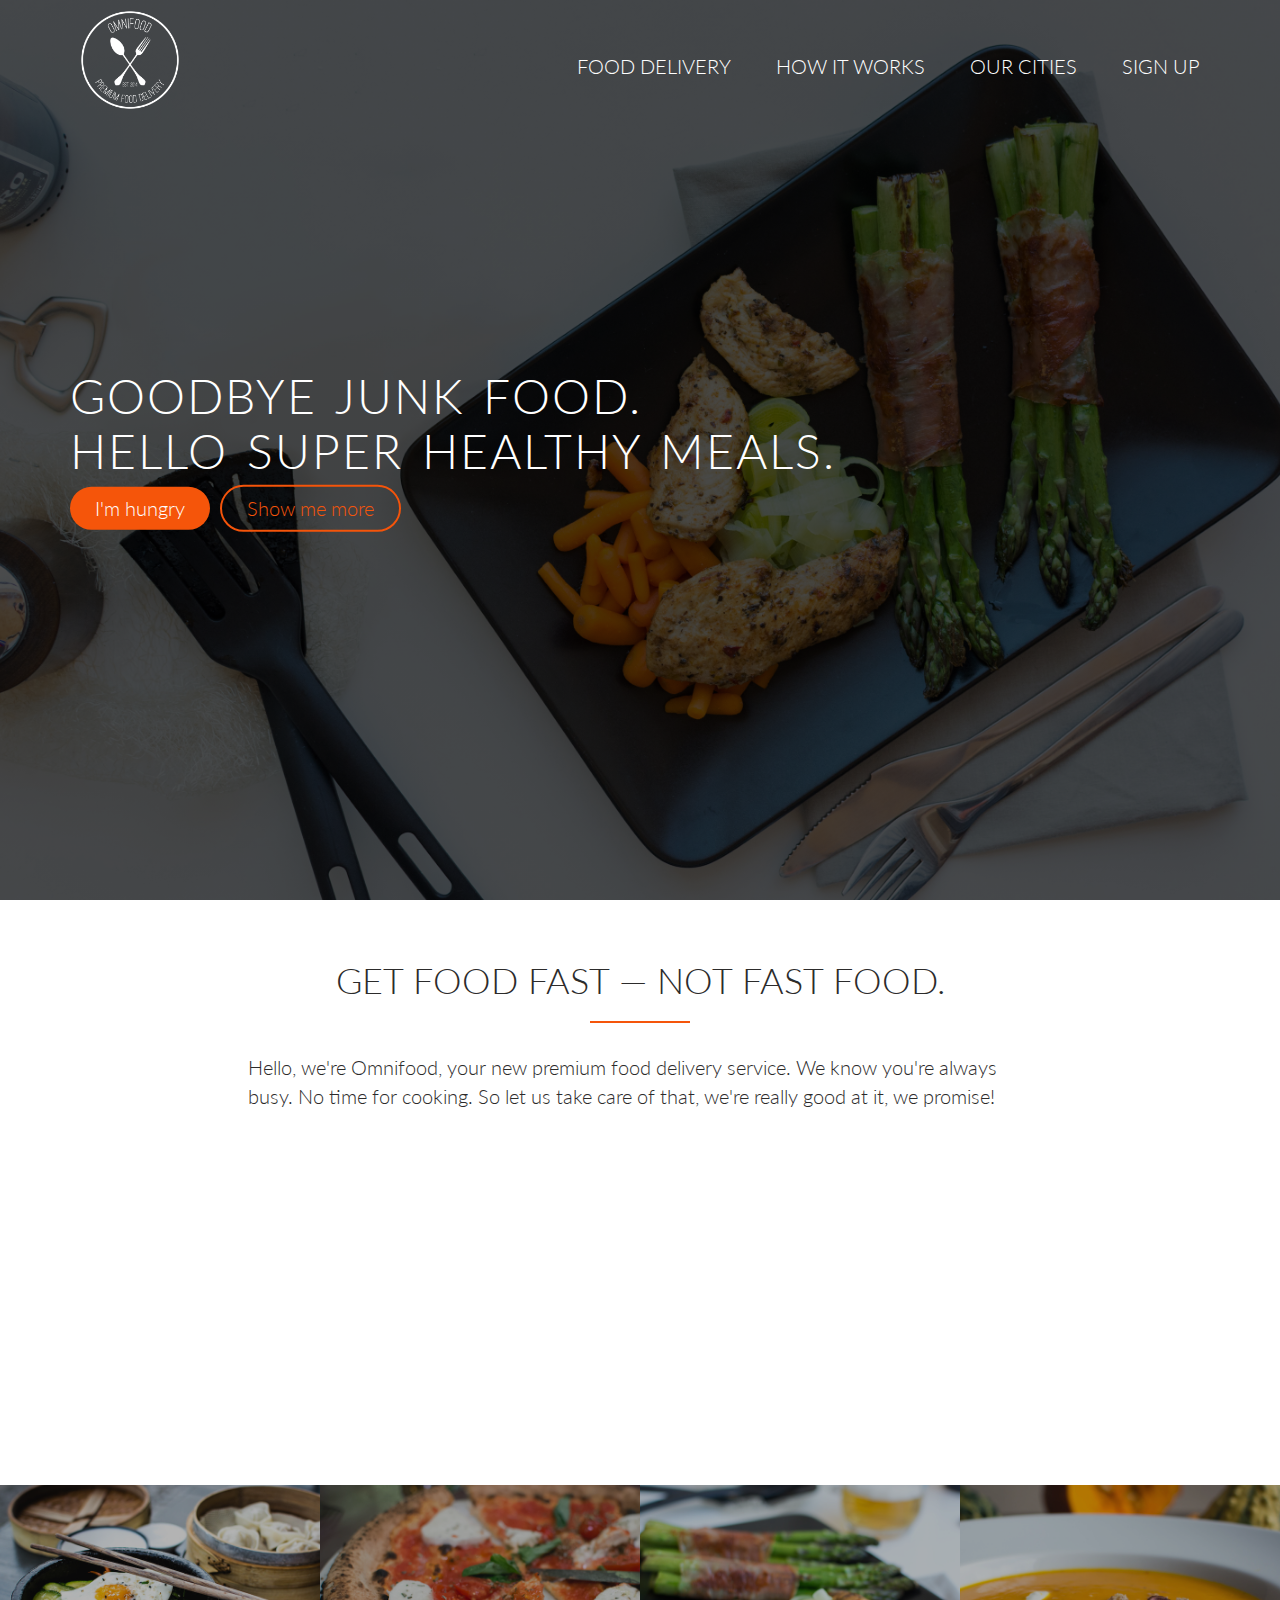
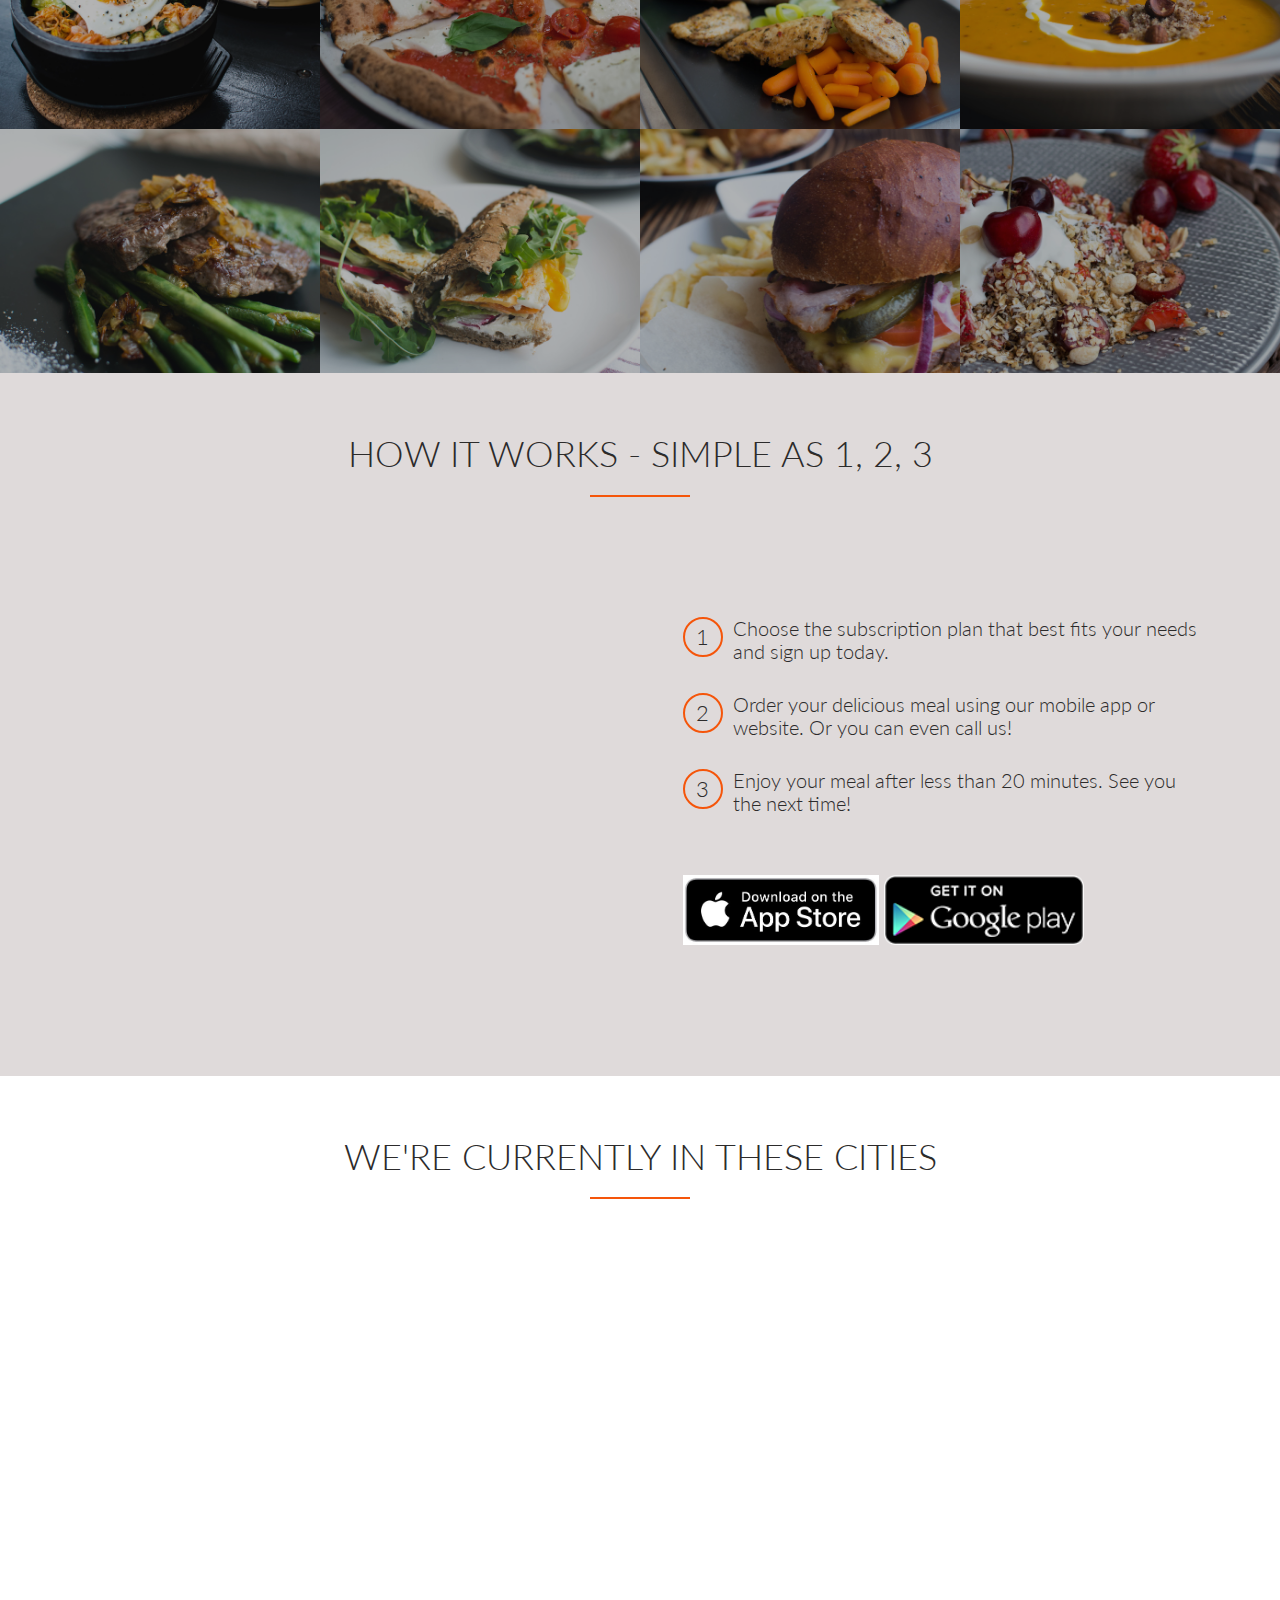
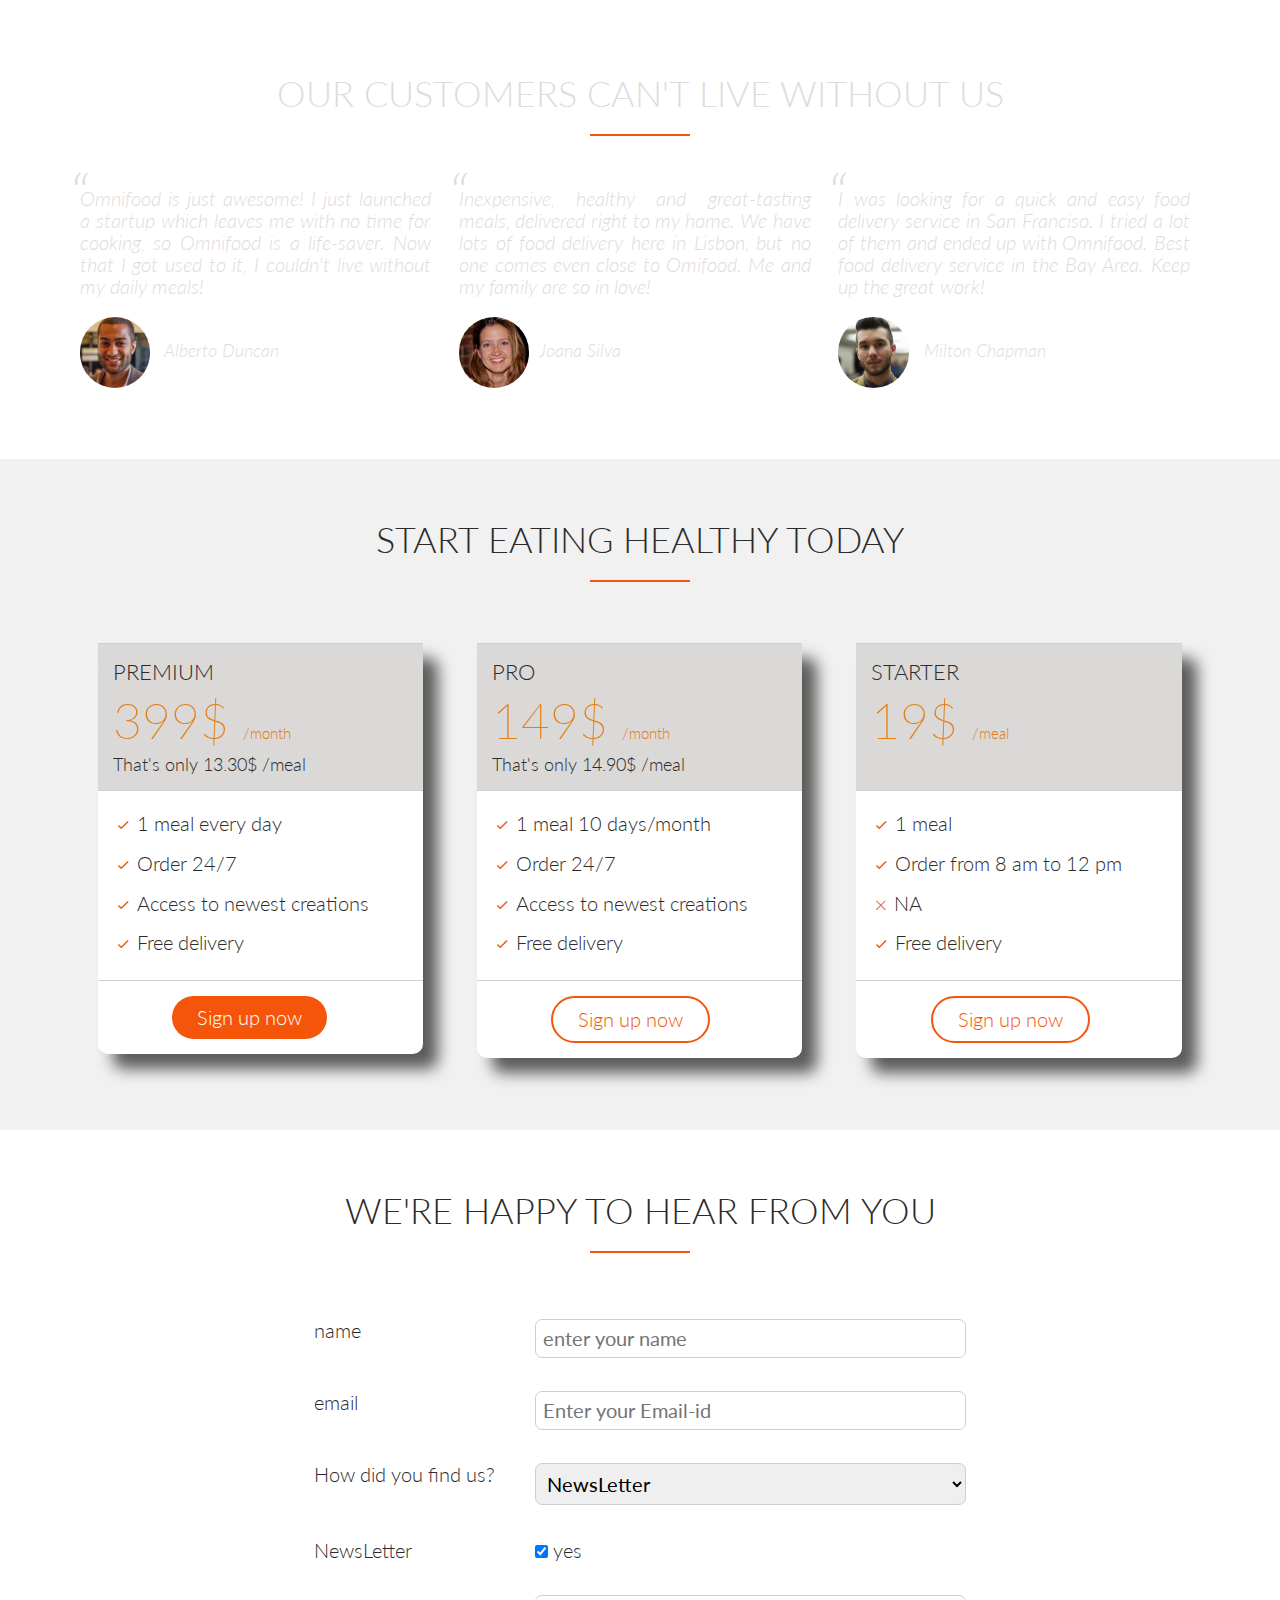
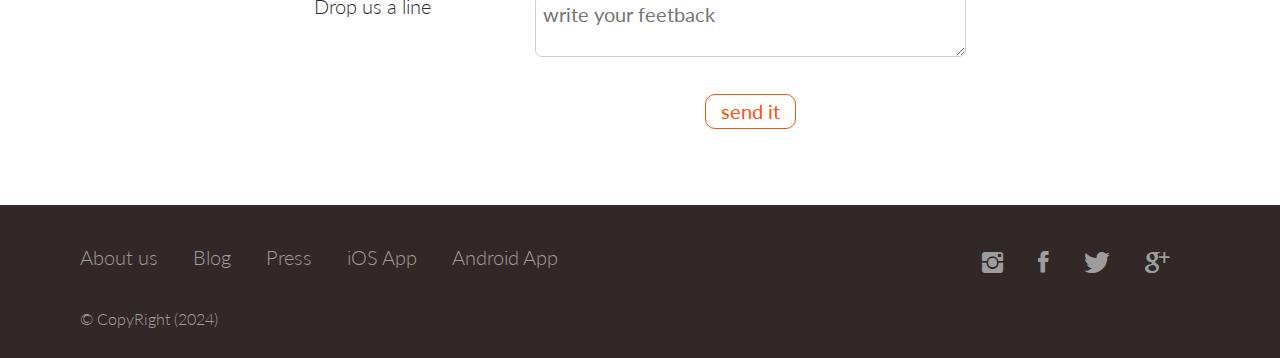
<file: index.html>
<!DOCTYPE html>
<html lang="en">
<head>
    <meta charset="UTF-8">
    <meta name="viewport" content="width=device-width, initial-scale=1.0">
    <title>OmniFood</title>
    <link rel="stylesheet" href="vendors/css/normalize.css">
    <link rel="stylesheet" href="vendors/css/Grid.css">
    <link rel="preconnect" href="https://fonts.googleapis.com">
    <link rel="preconnect" href="https://fonts.gstatic.com" crossorigin>
    <link href="https://fonts.googleapis.com/css2?family=Lato:ital,wght@0,100;0,300;0,400;1,300&display=swap" rel="stylesheet">
    <link rel="stylesheet" href="vendors/css/ionicons.min.css">
    <link
    rel="stylesheet"
    href="https://cdnjs.cloudflare.com/ajax/libs/animate.css/4.1.1/animate.min.css"/>
    <link rel="stylesheet" href="resource/css/style.css">
<body>
      
    <!-- <div class="row"> <h1>OmniFood</h1></div> -->
    <header>
      <nav>
        <div class="row">
        <img src="resource/img/logo-white.png" class="logo-white" alt="Omni Food Logo">
        <img src="resource/img/logo.png" alt="Omni Food Logo" class="logo-black">
        <ul class="main-nav">
            <li><a href="#features">Food delivery</a></li>
            <li><a href="#works">How it works</a></li>
            <li><a href="#city">Our cities</a></li>
            <li><a href="#planes">Sign up</a></li>
           
        </ul>
        </div>
      </nav>
        <div class="main-text">
            <h1 style="color: white;">Goodbye junk food. <br>Hello super healthy meals.</h1>
            <a href="#" class="btn btn-full js--scroll-to-plans" >I'm hungry</a>
            <a href="#" class="btn btn-border js--scroll-to-features" >Show me more</a>
            
        </div>
    
    </header>
    <section class="section-features js--section-features" id="features">
      <div class="row">
      <h2>Get food fast — not fast food.</h2>
      <p class="feature-text">Hello, we're Omnifood, your new premium food delivery service. We know you're always busy. No time for cooking. So let us take care of that, we're really good at it, we promise!</p>
      </div>
      <div class="row js--wp-1">
       
      <div class="col span-1-of-4 box">
        <i class="ion-ios-loop-strong icon"></i>
        <h3>Up to 365 days/year</h3>
        <p>Never cook again! We really mean that. Our subscription plans include up to 365 days/year coverage. You can also choose to order more flexibly if that's your style.</p>
        </div>  
      <div class="col span-1-of-4 box">
        <i class="ion-android-alarm-clock icon"></i>
       <h3>Ready in 20 minutes</h3>
       <p>You're only twenty minutes away from your delicious and super healthy meals delivered right to your home. We work with the best chefs in each town to ensure that you're 100% happy.</p>
       </div>  
      <div class="col span-1-of-4 box">
        <i class="ion-leaf icon"></i>
        <h3>100% organic</h3>
        <p>All our vegetables are fresh, organic and local. Animals are raised without added hormones or antibiotics. Good for your health, the environment, and it also tastes better!</p>
        </div>  
     
       <div class="col span-1-of-4 box">
        <i class="ion-android-cart icon"></i>
        <h3>Order anything</h3>
        <p>We don't limit your creativity, which means you can order whatever you feel like. You can also choose from our menu containing over 100 delicious meals. It's up to you!</p>
        </div>  
       
       </div>
    </section>
    <section class="section-meals">
      <div class="meels-imag">
      <ul  class="clear-fix">
        <li>
          <figure class="meals-photo">
            <img src="resource/img/1.jpg" alt="Korean bibimbap with egg and vegetables">
          </figure>
        </li>
        <li>
          <figure class="meals-photo">
            <img src="resource/img/2.jpg" alt="Simple italian pizza with cherry tomatoes">
          </figure>
        </li>
        <li>
          <figure class="meals-photo">
            <img src="resource/img/3.jpg" alt="Chicken breast steak with vegetables">
          </figure>
        </li>
        <li>
          <figure class="meals-photo">
            <img src="resource/img/4.jpg" alt="Autumn pumpkin soup">
          </figure>
        </li>
      </ul>
      <div class="meels-imag">
        
        <ul class="clear-fix">
          <li>
            <figure class="meals-photo " >
              <img src="resource/img/5.jpg" alt="Paleo beef steak with vegetables">
            </figure>
          </li>
          <li>
            <figure class="meals-photo">
              <img src="resource/img/6.jpg" alt="Healthy baguette with egg and vegetables">
            </figure>
          </li>
          <li>
            <figure class="meals-photo">
              <img src="resource/img/7.jpg" alt="Burger with cheddar and bacon">
            </figure>
          </li>
          <li>
            <figure class="meals-photo">
              <img src="resource/img/8.jpg" alt="Granola with cherries and strawberries">
            </figure>
          </li>
        </ul>
    </div>
    </section>
    <section class="section-works" id="works">
     <div class="row">
      <h2>How it works - Simple as 1, 2, 3</h2>
     </div>
     <div class="row">
      <div class="col span-1-of-2 plan-box js--wp-2">
        <img src="resource/img/app-iPhone.png" alt="phone image" class="iphone" />
     </div>
       <div class="col span-1-of-2 plan-box">
        <div class="step-box">
            <div>1</div>
            <p>Choose the subscription plan that best fits your needs and sign up today.</p>
        </div>
        <div class="step-box">
            <div>2</div>
            <p>Order your delicious meal using our mobile app or website. Or you can even call us!</p>
        </div>
        <div class="step-box">
            <div>3</div>
            <p>Enjoy your meal after less than 20 minutes. See you the next time!</p>
        </div>
        <img src="resource/img/app-store-img.jpg" alt="App Store" class="app-image" />
        <img src="resource/img/download-app-android.png" alt="Play Store" class="app-image" />
    </div>
     </div>
    </section>
    <section class="city" id="city">
     <div class="row">
      <h2>We're currently in these cities</h2>
     </div>
     <div class="row js--wp-3">
      <div class="col span-1-of-4 box ">
        <img src="resource/img/lisbon-3.jpg" alt="lisbon">
        <div class="city-fet">
          <i class="ion-android-happy icon-small"></i>
          1600+ happy eaters
        </div>
        <div class="city-fet">
          <i class="ion-fork icon-small"></i>
          60+ top chefs
        </div>
        <div class="city-fet">
          <i class="ion-social-twitter icon-small"></i>
         <a href=" @omnifood_lx" target="_blank">@omnifood_lx</a>
        </div>
      </div>
      <div class="col span-1-of-4 box">
        <img src="resource/img/san-francisco.jpg" alt="san-francisco">
        <div class="city-fet">
          <i class="ion-android-happy icon-small"></i>
          3700+ happy eaters
        </div>
        <div class="city-fet">
          <i class="ion-fork icon-small "></i>
          160+ top chefs
        </div>
        <div class="city-fet">
          <i class="ion-social-twitter icon-small"></i>
         <a href=" @omnifood_sf " target="_blank">@omnifood_sf</a>
        </div>
      </div>
      <div class="col span-1-of-4 box">
        <img src="resource/img/berlin.jpg" alt="berlin">
        <div class="city-fet">
          <i class="ion-android-happy icon-small"></i>
          2300+ happy eaters
        </div>
        <div class="city-fet">
          <i class="ion-fork icon-small "></i>
          110+ top chefs
        </div>
        <div class="city-fet">
          <i class="ion-social-twitter icon-small"></i>
         <a href="@omnifood_berlin " target="_blank">@omnifood_berlin</a>
        </div>
      </div>
      <div class="col span-1-of-4 box">
        <img src="resource/img/london.jpg" alt="london">
        <div class="city-fet">
          <i class="ion-android-happy icon-small"></i>
          1200+ happy eaters
        </div>
        <div class="city-fet">
          <i class="ion-fork icon-small "></i>
          50+ top chefs
        </div>
        <div class="city-fet">
          <i class="ion-social-twitter icon-small"></i>
         <a href="@omnifood_london" target="_blank">@omnifood_london</a>
        </div>
      </div>
     </div>
    </section>
    <section class="review">
      <h2>Our customers can't live without us</h2>
      <div class="row">
       <div class="col span-1-of-3">
        <blockquote>
          Omnifood is just awesome! I just launched a startup which leaves me with no time for cooking, so Omnifood is a life-saver. Now that I got used to it, I couldn't live without my daily meals!
          <cite><img src="resource/img/customer-1.jpg" alt="Happy Customer 1"> Alberto Duncan</cite>
        </blockquote>
       </div>
       <div class="col span-1-of-3">
        <blockquote >
          Inexpensive, healthy and great-tasting meals, delivered right to my home. We have lots of food delivery here in Lisbon, but no one comes even close to Omifood. Me and my family are so in love!
         <cite><img src="resource/img/customer-2.jpg" alt="Happy Customer 2">Joana Silva</cite>
        </blockquote>
       </div>
       <div class="col span-1-of-3">
        <blockquote>
          I was looking for a quick and easy food delivery service in San Franciso. I tried a lot of them and ended up with Omnifood. Best food delivery service in the Bay Area. Keep up the great work!
          <cite><img src="resource/img/customer-3.jpg" alt="Happy Customer 3"> Milton Chapman</cite>
        </blockquote>
       </div>
      </div>
    </section>
    <section class="section-plans js--section-plans" id="planes">
      <div class="row"> 
          <h2>Start eating healthy today</h2>
      </div>
      <div class="row">
          <div class="col span-1-of-3 md js--wp-4">
              <div class="price-box">
                  <div>
                      <h3>Premium</h3>
                      <p class="meal-month">399$ <span>/month</span></p>
                      <p class="meal-daily">That's only 13.30$ /meal</p>
                  </div>
                  <div>
                      <ul class="plan-details">
                          <li><i class="ion-ios-checkmark-empty icon-small"></i>1 meal every day</li>
                          <li><i class="ion-ios-checkmark-empty icon-small"></i>Order 24/7</li>
                          <li><i class="ion-ios-checkmark-empty icon-small"></i>Access to newest creations</li>
                          <li><i class="ion-ios-checkmark-empty icon-small"></i>Free delivery</li>
                      </ul>
                  </div>
                  <div class="pbb">
                      <a href="#" class="btn btn-full">Sign up now</a>
                  </div>
              </div>
          </div>
          <div class="col span-1-of-3 md">
              <div class="price-box">
                  <div>
                      <h3>Pro</h3>
                      <p class="meal-month">149$ <span>/month</span></p>
                      <p class="meal-daily">That's only 14.90$ /meal</p>
                  </div>
                  <div>
                      <ul class="plan-details">
                          <li><i class="ion-ios-checkmark-empty icon-small"></i>1 meal 10 days/month</li>
                          <li><i class="ion-ios-checkmark-empty icon-small"></i>Order 24/7</li>
                          <li><i class="ion-ios-checkmark-empty icon-small"></i>Access to newest creations</li>
                          <li><i class="ion-ios-checkmark-empty icon-small"></i>Free delivery</li>
                      </ul>
                  </div>
                  <div class="pbb">
                      <a href="#" class="btn btn-borders">Sign up now</a>
                  </div>
              </div>
          </div>
          <div class="col span-1-of-3 md">
              <div class="price-box">
                  <div>
                      <h3>Starter</h3>
                      <p class="meal-month">19$ <span>/meal</span></p>
                      <p class="meal-daily"> &nbsp;</p>
                  </div>
                  <div>
                      <ul class="plan-details">
                          <li><i class="ion-ios-checkmark-empty icon-small"></i>1 meal</li>
                          <li><i class="ion-ios-checkmark-empty icon-small"></i>Order from 8 am to 12 pm</li>
                          <li><i class="ion-ios-close-empty icon-small"></i>NA</li>
                          <li><i class="ion-ios-checkmark-empty icon-small"></i>Free delivery</li>
                      </ul>
                  </div>
                  <div class="pbb">
                      <a href="#" class="btn btn-borders">Sign up now</a>
                  </div>
              </div>
          </div>
      </div>
  </section>
    <section class="forms">
      <div class="row">
        <h2>We're happy to hear from you</h2>
      </div>

        <div class="row">
        <form action="" method="post" class="contect-form">
          <div class="row">
            <div class="col span-1-of-3">
              <label for="">name</label>
            </div>
            <div class="col span-2-of-3">
            <input type="text" name="name" id="name" placeholder="enter your name" required>
            </div>
          </div>
          <div class="row">
            <div class="col span-1-of-3">
              <label for="">email</label>
            </div>
            <div class="col span-2-of-3">
            <input type="Email" name="Email" id="Email" placeholder="Enter your Email-id" required>
            </div>
          </div>
          <div class="row">
            <div class="col span-1-of-3">
              <label for="">How did you find us? </label>
            </div>
            <div class="col span-2-of-3">
            <select name="Find-us" id="Find-us">
              <option value="friend">Friends</option>
              <option value="NewsLetter" selected>NewsLetter</option>
              <option value="Search Engin">Search Engin</option>
              <option value="Others">Others</option>
            </select>
            </div>
          </div>
          <div class="row">
            <div class="col span-1-of-3">
              <label for="">NewsLetter</label>
            </div>
            <div class="col span-2-of-3">
            <input type="checkbox" name="News" id="News" checked> yes
            </div>
          </div>
          <div class="row">
            <div class="col span-1-of-3">
              <label for="">Drop us a line</label>
            </div>
            <div class="col span-2-of-3">
            <textarea name="feedback" id="feedback" placeholder="write your feetback"></textarea>
            </div>
          </div>
          <div class="row">
            <div class="col span-1-of-3">
            </div>
            <div class="col span-2-of-3 sb">
           <input type="submit" name="submit" id="submit" value="send it">
            </div>
          </div>
        </form>
      </div>
    </section>
    <footer>
      <div class="row">
      <div class="col span-1-of-2">
       <ul class="footer-nav">
        <li><a href="#">About us</a></li>
        <li><a href="#">Blog</a></li>
        <li><a href="#">Press</a></li>
        <li><a href="#">iOS App</a></li>
        <li><a href="#">Android App</a></li>
       </ul>

      </div>
      <div class="col span-1-of-2">
        <ul class="social-nav">
          <li><a href="#"><i class="ion-social-instagram"></i></a></li>
          <li><a href="#"><i class="ion-social-facebook"></i></a></li>
          <li><a href="#"><i class="ion-social-twitter"></i></a></li>
          <li><a href="#"><i class="ion-social-googleplus"></i></a></li>
        </ul>

      </div>
    </div>
    <div class="row">
      <p> &copy; CopyRight (2024)</p>
    </div>
    </footer>
    <script src="https://ajax.googleapis.com/ajax/libs/jquery/3.7.1/jquery.min.js"></script>
    <script src="vendors/js/jquery.waypoints.min.js"></script>
    <script src="resource/js/index.js"></script>
</body>
</html>
</file>
<file: vendors/css/Grid.css>
/*  SECTIONS  ============================================================================= */

.section {
	clear: both;
	padding: 0px;
	margin: 0px;
}

/*  GROUPING  ============================================================================= */

.row {
    zoom: 1; /* For IE 6/7 (trigger hasLayout) */
}

.row:before,
.row:after {
    content:"";
    display:table;
}
.row:after {
    clear:both;
}

/*  GRID COLUMN SETUP   ==================================================================== */

.col 
{
	display: block;
	float:left;
	margin: 1% 0 1% 1.6%;
}

.col:first-child { margin-left: 0; } /* all browsers except IE6 and lower */


/*  REMOVE MARGINS AS ALL GO FULL WIDTH AT 480 PIXELS */

@media only screen and (max-width: 480px) {
	.col { 
		/*margin: 1% 0 1% 0%;*/
        margin: 0;
	}
}


/*  GRID OF TWO   ============================================================================= */


.span-2-of-2 {
	width: 100%;
}

.span-1-of-2 {
	width: 49.2%;
}

/*  GO FULL WIDTH AT LESS THAN 480 PIXELS */

@media only screen and (max-width: 480px) {
	.span-2-of-2 {
		width: 100%; 
	}
	.span-1-of-2 {
		width: 100%; 
	}
}


/*  GRID OF THREE   ============================================================================= */

	
.span-3-of-3 {
	width: 100%; 
}

.span-2-of-3 {
	width: 66.13%; 
}

.span-1-of-3 {
	width: 32.26%; 
}


/*  GO FULL WIDTH AT LESS THAN 480 PIXELS */

@media only screen and (max-width: 480px) {
	.span-3-of-3 {
		width: 100%; 
	}
	.span-2-of-3 {
		width: 100%; 
	}
	.span-1-of-3 {
		width: 100%;
	}
}

/*  GRID OF FOUR   ============================================================================= */

	
.span-4-of-4 {
	width: 100%; 
}

.span-3-of-4 {
	width: 74.6%; 
}

.span-2-of-4 {
	width: 49.2%; 
}

.span-1-of-4 {
	width: 23.8%; 
}


/*  GO FULL WIDTH AT LESS THAN 480 PIXELS */

@media only screen and (max-width: 480px) {
	.span-4-of-4 {
		width: 100%; 
	}
	.span-3-of-4 {
		width: 100%; 
	}
	.span-2-of-4 {
		width: 100%; 
	}
	.span-1-of-4 {
		width: 100%; 
	}
}


/*  GRID OF FIVE   ============================================================================= */

	
.span-5-of-5 {
	width: 100%;
}

.span-4-of-5 {
  	width: 79.68%; 
}

.span-3-of-5 {
  	width: 59.36%; 
}

.span-2-of-5 {
  	width: 39.04%;
}

.span-1-of-5 {
  	width: 18.72%;
}


/*  GO FULL WIDTH AT LESS THAN 480 PIXELS */

@media only screen and (max-width: 480px) {
	.span-5-of-5 {
		width: 100%; 
	}
	.span-4-of-5 {
		width: 100%; 
	}
	.span-3-of-5 {
		width: 100%; 
	}
	.span-2-of-5 {
		width: 100%; 
	}
	.span-1-of-5 {
		width: 100%; 
	}
}


/*  GRID OF SIX   ============================================================================= */


.span-6-of-6 {
	width: 100%;
}

.span-5-of-6 {
  	width: 83.06%;
}

.span-4-of-6 {
  	width: 66.13%;
}

.span-3-of-6 {
  	width: 49.2%;
}

.span-2-of-6 {
  	width: 32.26%;
}

.span-1-of-6 {
  	width: 15.33%;
}


/*  GO FULL WIDTH AT LESS THAN 480 PIXELS */

@media only screen and (max-width: 480px) {
	.span-6-of-6 {
		width: 100%; 
	}
	.span-5-of-6 {
		width: 100%; 
	}
	.span-4-of-6 {
		width: 100%; 
	}
	.span-3-of-6 {
		width: 100%; 
	}
	.span-2-of-6 {
		width: 100%; 
	}
	.span-1-of-6 {
		width: 100%; 
	}
}



/*  GRID OF SEVEN   ============================================================================= */


.span-7-of-7 {
	width: 100%;
}

.span-6-of-7 {
	width: 85.48%;
}

.span-5-of-7 {
  	width: 70.97%;
}

.span-4-of-7 {
  	width: 56.45%;
}

.span-3-of-7 {
  	width: 41.94%;
}

.span-2-of-7 {
  	width: 27.42%;
}

.span-1-of-7 {
  	width: 12.91%;
}


/*  GO FULL WIDTH AT LESS THAN 480 PIXELS */

@media only screen and (max-width: 480px) {
	.span-7-of-7 {
		width: 100%; 
	}
	.span-6-of-7 {
		width: 100%; 
	}
	.span-5-of-7 {
		width: 100%; 
	}
	.span-4-of-7 {
		width: 100%; 
	}
	.span-3-of-7 {
		width: 100%; 
	}
	.span-2-of-7 {
		width: 100%; 
	}
	.span-1-of-7 {
		width: 100%; 
	}
}


/*  GRID OF EIGHT   ============================================================================= */

	
.span-8-of-8 {
	width: 100%;
}

.span-7-of-8 {
	width: 87.3%; 
}

.span-6-of-8 {
	width: 74.6%; 
}

.span-5-of-8 {
	width: 61.9%; 
}

.span-4-of-8 {
	width: 49.2%; 
}

.span-3-of-8 {
	width: 36.5%;
}

.span-2-of-8 {
	width: 23.8%; 
}

.span-1-of-8 {
	width: 11.1%; 
}


/*  GO FULL WIDTH AT LESS THAN 480 PIXELS */

@media only screen and (max-width: 480px) {
	.span-8-of-8 {
		width: 100%; 
	}
	.span-7-of-8 {
		width: 100%; 
	}
	.span-6-of-8 {
		width: 100%; 
	}
	.span-5-of-8 {
		width: 100%; 
	}
	.span-4-of-8 {
		width: 100%; 
	}
	.span-3-of-8 {
		width: 100%; 
	}
	.span-2-of-8 {
		width: 100%; 
	}
	.span-1-of-8 {
		width: 100%; 
	}
}


/*  GRID OF NINE   ============================================================================= */


.span-9-of-9 {
	width: 100%;
}

.span-8-of-9 {
	width: 88.71%;
}

.span-7-of-9 {
	width: 77.42%; 
}

.span-6-of-9 {
	width: 66.13%; 
}

.span-5-of-9 {
	width: 54.84%; 
}

.span-4-of-9 {
	width: 43.55%; 
}

.span-3-of-9 {
	width: 32.26%;
}

.span-2-of-9 {
	width: 20.97%; 
}

.span-1-of-9 {
	width: 9.68%; 
}


/*  GO FULL WIDTH AT LESS THAN 480 PIXELS */

@media only screen and (max-width: 480px) {
	.span-9-of-9 {
		width: 100%; 
	}
	.span-8-of-9 {
		width: 100%; 
	}
	.span-7-of-9 {
		width: 100%; 
	}
	.span-6-of-9 {
		width: 100%; 
	}
	.span-5-of-9 {
		width: 100%; 
	}
	.span-4-of-9 {
		width: 100%; 
	}
	.span-3-of-9 {
		width: 100%; 
	}
	.span-2-of-9 {
		width: 100%; 
	}
	.span-1-of-9 {
		width: 100%; 
	}
}


/*  GRID OF TEN   ============================================================================= */


.span-10-of-10 {
	width: 100%;
}

.span-9-of-10 {
	width: 89.84%;
}

.span-8-of-10 {
	width: 79.68%;
}

.span-7-of-10 {
	width: 69.52%; 
}

.span-6-of-10 {
	width: 59.36%; 
}

.span-5-of-10 {
	width: 49.2%; 
}

.span-4-of-10 {
	width: 39.04%; 
}

.span-3-of-10 {
	width: 28.88%;
}

.span-2-of-10 {
	width: 18.72%; 
}

.span-1-of-10 {
	width: 8.56%; 
}


/*  GO FULL WIDTH AT LESS THAN 480 PIXELS */

@media only screen and (max-width: 480px) {
	.span-10-of-10 {
		width: 100%; 
	}
	.span-9-of-10 {
		width: 100%; 
	}
	.span-8-of-10 {
		width: 100%; 
	}
	.span-7-of-10 {
		width: 100%; 
	}
	.span-6-of-10 {
		width: 100%; 
	}
	.span-5-of-10 {
		width: 100%; 
	}
	.span-4-of-10 {
		width: 100%; 
	}
	.span-3-of-10 {
		width: 100%; 
	}
	.span-2-of-10 {
		width: 100%; 
	}
	.span-1-of-10 {
		width: 100%; 
	}
}


/*  GRID OF ELEVEN   ============================================================================= */

.span-11-of-11 {
	width: 100%;
}

.span-10-of-11 {
	width: 90.76%;
}

.span-9-of-11 {
	width: 81.52%;
}

.span-8-of-11 {
	width: 72.29%;
}

.span-7-of-11 {
	width: 63.05%; 
}

.span-6-of-11 {
	width: 53.81%; 
}

.span-5-of-11 {
	width: 44.58%; 
}

.span-4-of-11 {
	width: 35.34%; 
}

.span-3-of-11 {
	width: 26.1%;
}

.span-2-of-11 {
	width: 16.87%; 
}

.span-1-of-11 {
	width: 7.63%; 
}


/*  GO FULL WIDTH AT LESS THAN 480 PIXELS */

@media only screen and (max-width: 480px) {
	.span-11-of-11 {
		width: 100%; 
	}
	.span-10-of-11 {
		width: 100%; 
	}
	.span-9-of-11 {
		width: 100%; 
	}
	.span-8-of-11 {
		width: 100%; 
	}
	.span-7-of-11 {
		width: 100%; 
	}
	.span-6-of-11 {
		width: 100%; 
	}
	.span-5-of-11 {
		width: 100%; 
	}
	.span-4-of-11 {
		width: 100%; 
	}
	.span-3-of-11 {
		width: 100%; 
	}
	.span-2-of-11 {
		width: 100%; 
	}
	.span-1-of-11 {
		width: 100%; 
	}
}


/*  GRID OF TWELVE   ============================================================================= */

.span-12-of-12 {
	width: 100%;
}

.span-11-of-12 {
	width: 91.53%;
}

.span-10-of-12 {
	width: 83.06%;
}

.span-9-of-12 {
	width: 74.6%;
}

.span-8-of-12 {
	width: 66.13%;
}

.span-7-of-12 {
	width: 57.66%; 
}

.span-6-of-12 {
	width: 49.2%; 
}

.span-5-of-12 {
	width: 40.73%; 
}

.span-4-of-12 {
	width: 32.26%; 
}

.span-3-of-12 {
	width: 23.8%;
}

.span-2-of-12 {
	width: 15.33%; 
}

.span-1-of-12 {
	width: 6.86%; 
}


/*  GO FULL WIDTH AT LESS THAN 480 PIXELS */

@media only screen and (max-width: 480px) {
	.span-12-of-12 {
		width: 100%; 
	}
	.span-11-of-12 {
		width: 100%; 
	}
	.span-10-of-12 {
		width: 100%; 
	}
	.span-9-of-12 {
		width: 100%; 
	}
	.span-8-of-12 {
		width: 100%; 
	}
	.span-7-of-12 {
		width: 100%; 
	}
	.span-6-of-12 {
		width: 100%; 
	}
	.span-5-of-12 {
		width: 100%; 
	}
	.span-4-of-12 {
		width: 100%; 
	}
	.span-3-of-12 {
		width: 100%; 
	}
	.span-2-of-12 {
		width: 100%; 
	}
	.span-1-of-12 {
		width: 100%; 
	}
}
</file>
<file: resource/css/style.css>
*
{
    margin: 0px;
    padding: 0px;
    box-sizing: border-box;
}

html
{
   background-color: #fff;
   font-size: 20px;
   font-weight: 300;
   color: #2c2b2b;
   font-family: "Lato","arial",sans-serif;
    /* to maintain the gape between characters in the words */
   text-rendering: optimizeLegibility; 
}
h1,h2,h3
{
  
    font-weight: 300;
    text-transform: uppercase;
   
}
.row
{
    max-width: 1140px;
    margin: 0 auto;
    padding: 10px;
}
section
{
  padding: 50px 0;
}
.main-text
{
    position: absolute;
    top: 50%;
    left: 50%;
    width: 1140px;
    /* background-color: black; */
    transform: translate(-50%,-50%);
}
header
{
    
    background-image:linear-gradient(rgba(0, 0, 0, 0.7),rgba(0, 0, 0, 0.7)) ,url(img/hero.jpg);
    height: 100vh;
    background-position:center;
    background-size: cover;
    position: relative;
    background-attachment: fixed;

}
.btn:link,.btn:visited
{
    display: inline-block;
    padding:10px 25px;
    color: white;
    text-decoration: none;
    border-radius: 100px;
    transition: background-color 0.2s,border 0.2s,color 0.2s;
}
.btn-full:link,.btn-full:visited
{
   background-color: #f5550a;
   margin-right: 5px;
}
.btn-border:link,.btn-border:visited
{
    border: 2px solid #f5540a;
    color: #f5550a;

}
.btn-border:hover,.btn-border:active
{
   border: 2px solid #471903;
   color:white;
}
.btn-full:hover,.btn-full:active
{
    background-color: #471903;
}
/* .main-text a:hover,.main-text a:focus
{
    color: white;
} */
.logo-white
{
  width: 100px;
  height: 100px;
  float: left;
  margin-left: 0;
}
.logo-black
{
    width: 50px;
  height: auto;
  float: left;
  visibility: hidden;
  
}
.main-nav
{
    float: right;
    list-style: none;
    margin-top: 45px;
}
.main-nav li
{
    display: inline-block;
    margin-left: 40px;
}
.main-nav li a:link,.main-nav li a:visited
{
    text-decoration: none;
    color: white;
    text-transform: uppercase;
    border-bottom: 2px solid transparent;
    padding-bottom:5px ;
    transition: border-bottom 0.4s;
   
}
.main-nav li a:hover,.main-nav li a:active
{
    border-bottom: 2px solid #f5550a;
}
h1
{
    margin-top: 0;
    margin-bottom: 7px;
    font-size: 240%;
    word-spacing: 4px;
    letter-spacing: 2px;
}
h3
{
    font-size: 110%;
    margin-bottom: 7px;
}
h2
{
     font-size: 180%;
     text-align: center;
    padding-bottom: 30px;
}
h2:after
{
    height: 2px;
    background-color: #f5550a;
    display: block;
    content: "";
    width: 100px;
    margin:0 auto;
    margin-top: 20px;
}
.feature-text
{
    width: 70%;
    margin: 0 15%;
    line-height: 145%;
}
.box
{
   padding: 1%;
   font-size: 90%;
   line-height:  130%;
   text-align: justify;
}
.icon
{
    display: inline-block;
    color: #f5550a;
    font-size: 250%;
    font-weight: 500;
    margin-bottom: 10px;
}
.meels-imag ul
{
   list-style: none;
}
.meels-imag ul li
{
    display:block;
    float: left;
    width: 25%;
    

}
/* .meels-imag ul li img
{
   width: 100%;
   
} */
 .meals-photo
 {
    width: 100%;
    margin: 0;
    overflow: hidden;
    background-color: black;
 }
 .meals-photo img
 {
    width: 100%;
    height: 100%;
    transform: scale(115%);
    transition: transform 1.5s;
    opacity: 70%;
  
 }
 .meals-photo img:hover
 {
    transform: scale(103%);
    opacity: 100%;
 }
 .section-meals
 {
    padding: 0px;
 }
 .iphone
 {
    width: 40%;
    opacity: 93%;
    transition: transform 0.5s , opacity 0.3s;
    /* height:100vh; */
 }
 .iphone:hover
 {
     opacity: 100%;
     transform: scale(110%);
 }
.app-image
{
    height: 70px;
    width: auto;
}
.plan-box:first-child
{
     text-align: right;
     margin-top: 30px;
     padding-right: 3%;
}
.plan-box:last-child
{
    padding-left: 3%;
    margin-top: 70px;
}
.step-box div
{
    
     border-radius: 50%;
     width: 40px;
     height: 40px;
     padding: 5px;
     border: 2px solid#f5550a;
     text-align: center;
     float: left;
     font-size: 110%;
     margin-right: 10px;

}
.step-box
{
    margin-bottom: 30px;

}
.step-box:last-of-type
{
   margin-bottom: 60px;
}
.clear-fix::after
{
    Zoom:100%;
    content: ".";
    display: block;
    visibility: hidden;
    clear: both;
    height: 0;
}
.section-works
{
    background-color: #dfdada;
}
.box img
{
width: 100%;
margin-bottom: 10px;
}
.city-fet a:link,.city-fet a:visited
{
  text-decoration: none;
  color: #4e1c05;
  border-bottom: 1px solid transparent;
  transition: color 0.2s , border-bottom 0.3s;
}
.city-fet a:hover,.city-fet a:active
{
    border-bottom: 1px solid #f5550a ;
    color: #f5550a;
}
.icon-small
{
    color: #eb4f06;
    font-size: 130%;
    vertical-align: middle;
}
.city-fet
{
    margin-bottom: 5px;
    text-align: justify;
    
}
.review
{
    background-image: linear-gradient(rgba(0, 0, 0, 0.7),rgba(0, 0, 0, 0.7)) , url(img/back-customers.jpg);
  background-position: center;
  background-size: cover;
    color: rgb(223, 220, 220);
    background-attachment: fixed;
}
blockquote cite
{
    display: block;
    margin-top: 20px;
    font-size: 90%;
}
blockquote cite img
{
    width:20%;
    margin-right:  10px;
    vertical-align: middle;
    border-radius: 50%;
    
}
blockquote
{
    text-align: justify;
    padding-right: 10px;
    font-style: italic;
    line-height: 110%;
    position: relative;
}
blockquote:before
{
    content: "\201c";
    margin: 0;
    padding: 0;
    font-size: 60px;
    position: absolute;
    top: -4px;
    left: -11px;
    
}
.section-plans{
    background-color: #f1f1f1;   
}

.price-box{
    background-color: #fff;
    width: 90%;
    margin-left: 5%;
    box-shadow: 15px 15px 15px rgb(92, 91, 90);
    border-radius: 10px;
}


.price-box div
{
    padding: 15px;
    border-top: 1px solid #d1d0d0;
}

.meal-month{
    font-size: 250%;
    color: #e27f15;
    font-weight: 200;
}

.meal-month span{
    font-size: 30%;
    font-weight: 300;
}

.meal-daily{
    font-size: 90%;
    margin-top: 5px;
}

.plan-details{
    list-style: none;
}

.plan-details li{
    padding: 5px;
}
.btn-borders:link,.btn-borders:visited
{
    border: 2px solid #f5540a;
    color: #f5550a;
    transition:  border 0.3s,color 0.3s;

}
.btn-borders:hover,.btn-borders:active
{
   border: 2px solid #471903;
   color:  #471903;
}
.plan-details li i
{
      margin-right: 8px;
}
.price-box div:first-child
{
    background-color: #dbd8d8;
}
.pbb a
{
    margin-left: 20%;
}
.contect-form
{
    width: 60%;
    margin: 0 auto;
}
input[type='text'],input[type='email'],select,textarea
{
    width: 100%;
    padding: 7px;
    border-radius: 7px;
    border: 1px solid rgb(209, 206, 206);
}
textarea
{
    height: 190%;
}
input[type="submit"]
{
    color: #f5550a;
    border: 1px solid #f5550a;
    padding: 5px 15px;
    border-radius: 10px;
    background-color: white;
    text-align: center;
    transition: background-color 0.3s , color 0.3s;
    
}
input[type="submit"]:hover
{
    background-color:#f5550a;
    color: white;
}
.sb 
{
    text-align: center;
}
.footer-nav a:link,.footer-nav a:visited
{
    text-decoration: none;
    color:#9e9d9d;
    margin-right: 30px;
}
.social-nav a:link,.social-nav a:visited
{
    text-decoration: none;
    color:#9e9d9d;
    margin-right: 30px;
    font-size: 140%;
}
.footer-nav a:hover,.footer-nav a:active
{
  color: white;
}
.social-nav a:hover,.social-nav a:active
{
    .ion-social-instagram
    {
         color: rgb(230, 74, 18);
    }
    .ion-social-facebook
    {
       color: #1877F2;
    }
    .ion-social-twitter
    {
           color: #1DA1F2;
    }
    .ion-social-googleplus
    {
         color: #db4437;
    }
}
.footer-nav
{
  
    list-style: none;
}
.footer-nav li
{
    display: inline-block;
  
}
.social-nav
{
    list-style: none;
    float: right;
    
}
.social-nav li
{
    display: inline-block;
}


footer
{
    background-color: rgb(51, 40, 40);
    padding: 20px;
}
footer p
{
   color:  #9e9d9d;
   font-size: 80%;
}
.sticky
{
    position: fixed;
    top: 0;
    left: 0;
    width: 100%;
    height: 10%;
    background-color: rgba(255, 255, 255, 0.938);
    box-shadow: 0 2px 2px #6e6666;
    z-index:9999;
}
.sticky .logo-black
{
    visibility: visible;
   

}
.sticky .logo-white
{
    visibility: hidden;
}
.sticky .main-nav li a:link,.sticky .main-nav li a:visited
{
    color: rgb(41, 37, 37);
    padding-bottom:8px;
    
}
.sticky .main-nav
{
    margin-top: 10px;
}
.js--wp-1, .js--wp-2,.js--wp-3
{
    opacity: 0%;
    
}
.js--wp-1.animated,.js--wp-2.animated,.js--wp-3.animated
{
    opacity: 100%;
    animation-duration: 1s;
}
.js--wp-4.animated
{
    animation-duration: 1s;
}
</file>
